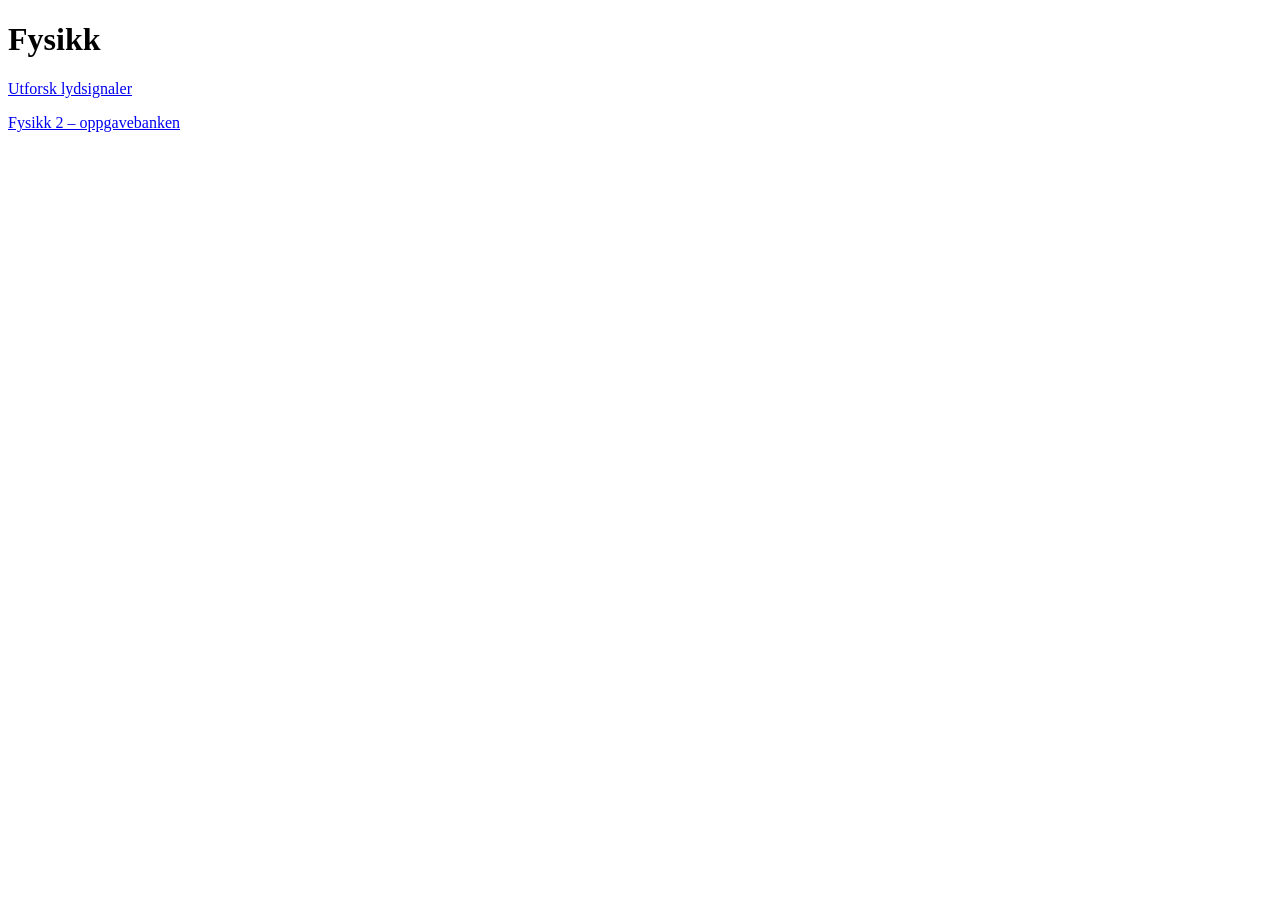
<file: index.html>
<!DOCTYPE html>
<html lang="no">
<head>
  <meta charset="UTF-8">
  <title>Naturfag</title>
</head>
<body>
  <h1>Fysikk</h1>

  <p>
    <a href="utforsk_signaler_bedre.html">Utforsk lydsignaler</a>
  <p>
    <a href="Oppgavebank/">Fysikk 2 – oppgavebanken</a>
  </p>
</body>
</html>
</file>
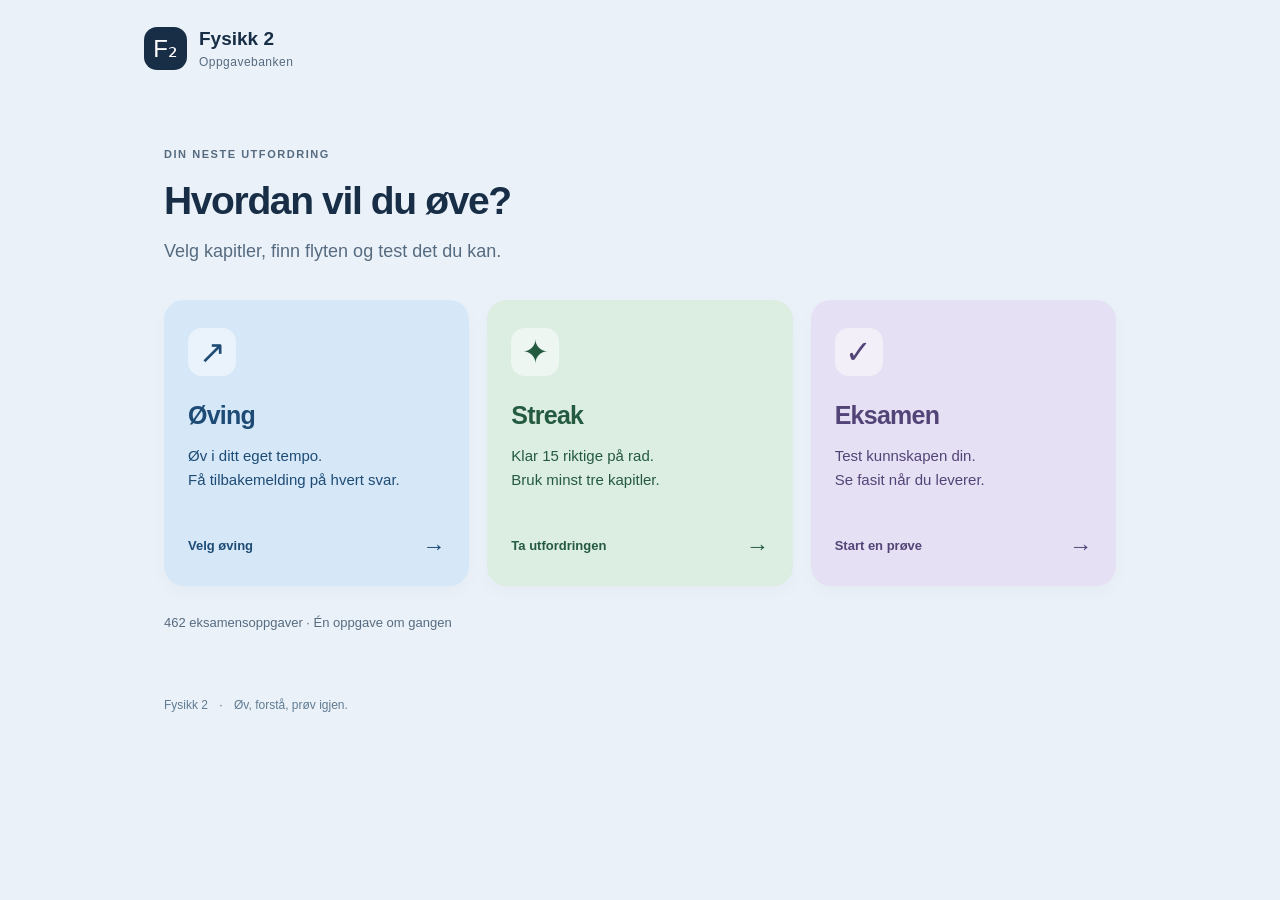
<file: Oppgavebank/index.html>
<!doctype html>
<html lang="nb">
<head><meta charset="utf-8"><meta name="viewport" content="width=device-width,initial-scale=1"><meta name="theme-color" content="#eaf1f8"><title>Fysikk 2 · Oppgavebanken</title><link rel="stylesheet" href="vendor/katex.min.css"><link rel="stylesheet" href="styles.css"><script defer src="data/bank-elev.js"></script><script defer src="engine.js"></script><script defer src="app.js"></script></head>
<body>
<header class="site-header"><a href="#" id="brand" aria-label="Til hovedmenyen"><span class="brand-icon" aria-hidden="true">F₂</span><span>Fysikk 2<span class="brand-sub">Oppgavebanken</span></span></a><button id="home" class="quiet" hidden>Meny</button></header>
<main id="main">
<section id="menu" aria-labelledby="menu-title"><div class="intro"><span class="eyebrow">DIN NESTE UTFORDRING</span><h1 id="menu-title">Hvordan vil du øve?</h1><p>Velg kapitler, finn flyten og test det du kan.</p></div><div class="mode-grid">
<button class="mode-card practice" data-mode="practice"><span class="mode-icon" aria-hidden="true">↗</span><span class="mode-name">Øving</span><span class="mode-copy">Øv i ditt eget tempo.<br>Få tilbakemelding på hvert svar.</span><span class="mode-link">Velg øving <span aria-hidden="true">→</span></span></button>
<button class="mode-card streak" data-mode="streak"><span class="mode-icon" aria-hidden="true">✦</span><span class="mode-name">Streak</span><span class="mode-copy">Klar 15 riktige på rad.<br>Bruk minst tre kapitler.</span><span class="mode-link">Ta utfordringen <span aria-hidden="true">→</span></span></button>
<button class="mode-card exam" data-mode="exam"><span class="mode-icon" aria-hidden="true">✓</span><span class="mode-name">Eksamen</span><span class="mode-copy">Test kunnskapen din.<br>Se fasit når du leverer.</span><span class="mode-link">Start en prøve <span aria-hidden="true">→</span></span></button>
</div><div id="resume-box" class="resume-box" hidden><div><strong>Du har en økt på pause</strong><p id="resume-description"></p></div><button id="resume" class="primary">Fortsett økten</button></div><p class="menu-note">462 eksamensoppgaver · Én oppgave om gangen</p></section>
<section id="setup" class="panel" hidden aria-labelledby="setup-title"><button id="back-menu" class="text-button">← Til menyen</button><h1 id="setup-title"></h1><p id="setup-description" class="muted"></p><form id="setup-form"><fieldset><legend>Velg kapitler</legend><div class="chapter-actions"><button type="button" id="all-chapters" class="text-button">Velg alle</button><button type="button" id="no-chapters" class="text-button">Fjern alle</button></div><div id="chapters" class="chapter-grid"></div></fieldset><div id="count-box" class="count-box"><label for="question-count">Antall oppgaver</label><input id="question-count" type="number" min="1" max="462" value="15" required><span id="available" class="muted"></span></div><label id="auto-box" class="check-label"><input type="checkbox" id="auto-next"> Gå automatisk videre etter tilbakemeldingen</label><p id="selection-note" class="selection-note"></p><p id="setup-error" class="error" role="alert"></p><button class="primary start" id="start" type="submit">Start</button></form></section>
<section id="session" hidden aria-label="Oppgaveøkt"><div class="session-heading"><div><span id="mode-label" class="eyebrow"></span><h1 id="session-title"></h1></div><span id="session-progress" class="progress-label"></span></div><div class="progress-track"><div id="progress-fill"></div></div><div id="streak-info" class="streak-info" hidden></div><details id="context" class="context-box" hidden><summary id="context-label">Se foregående oppgave</summary><div id="context-body" class="content"></div></details><article class="card"><header><span id="qid"></span><span id="chapter" class="chapter"></span></header><div id="display" class="content"></div></article><div id="feedback" class="feedback" role="status" aria-live="polite" hidden></div><div class="nav"><button id="prev" class="arrow" aria-label="Forrige oppgave">←</button><span id="counter" class="counter"></span><button id="next" class="arrow" aria-label="Neste oppgave">→</button></div><div class="session-actions"><button id="finish" class="primary"></button><button id="pause" class="text-button">Pause og gå til menyen</button></div><details id="overview" class="overview"><summary>Oppgaveoversikt</summary><div id="question-grid" class="question-grid"></div></details></section>
<section id="results" class="panel" hidden aria-labelledby="results-title"><span class="eyebrow">ØKTEN DIN</span><h1 id="results-title"></h1><div id="result-score" class="result-score"></div><p id="result-description" class="muted"></p><div id="chapter-results"></div><div class="result-actions"><button id="review-all" class="primary">Se svar og fasit</button><button id="review-wrong" class="secondary">Se feil og ubesvarte</button><button id="new-session" class="text-button">Ny økt</button></div></section>
<section id="review" hidden aria-label="Gjennomgang"><div class="session-heading"><h1>Gjennomgang</h1><button id="back-results" class="quiet">Til resultatet</button></div><details id="review-context" class="context-box" hidden><summary>Se foregående oppgave</summary><div id="review-context-body" class="content"></div></details><article class="card"><header><span id="review-qid"></span><span id="review-chapter" class="chapter"></span></header><div id="review-display" class="content"></div></article><div id="review-feedback" class="feedback"></div><div class="nav"><button id="review-prev" class="arrow" aria-label="Forrige oppgave">←</button><span id="review-counter" class="counter"></span><button id="review-next" class="arrow" aria-label="Neste oppgave">→</button></div></section>
</main><footer>Fysikk 2 <span aria-hidden="true">·</span> Øv, forstå, prøv igjen.</footer>
<dialog id="confirm-dialog"><form method="dialog"><h2 id="dialog-title">Lever økten?</h2><p id="dialog-message"></p><div class="dialog-actions"><button value="cancel" class="secondary">Tilbake</button><button value="confirm" class="primary" id="dialog-confirm">Lever</button></div></form></dialog>
<noscript><p class="panel">Aktiver JavaScript i nettleseren for å bruke oppgavebanken.</p></noscript>
</body></html>
</file>
<file: Oppgavebank/styles.css>
*{box-sizing:border-box}body{margin:0;background:#f5f6f7;color:#17212b;font-family:Arial,sans-serif}main{max-width:820px;margin:auto;padding:25px 18px 50px}h1{font-size:25px;margin:0 0 9px}.lead{font-size:15px;color:#53616d;margin-bottom:18px}.toolbar{display:flex;gap:10px;flex-wrap:wrap;align-items:center;margin:12px 0}.toolbar label{font-size:14px}button,select,button,select{border:1px solid #bfcbd5;border-radius:9px;background:white;color:#17212b;padding:11px 15px;cursor:pointer}button:hover{background:#f0f4f7}button:focus-visible,select:focus-visible,textarea:focus-visible{outline:3px solid #397aad;outline-offset:2px}button:disabled{opacity:.42;cursor:default}.counter{margin-left:auto;font-variant-numeric:tabular-nums;font-size:15px}.card{border:1px solid #dce2e7;border-radius:14px;background:white;overflow:hidden}.card header{padding:13px 20px;background:#f9fafb;border-bottom:1px solid #e2e6ea;display:flex;justify-content:space-between;font-size:15px;font-weight:700}.chapter{font-weight:400;color:#53616d}.content{padding:20px}.native-wrap{position:relative;margin:8px 0;overflow:visible}.native{position:relative;transform-origin:top left}.native-text{position:absolute;white-space:pre;display:block;line-height:1.12;transform-origin:left top;color:#17212b}.native-text.math{line-height:1}.math .katex{font-size:1em}.rule{height:.8px;background:#17212b;display:block;position:absolute;transform-origin:left center}.figure{margin:17px 0;text-align:center}.figure img{display:inline-block;object-fit:contain}.answers{display:grid;gap:9px;margin-top:18px}.answer{display:flex;gap:13px;align-items:center;text-align:left;padding:12px 14px;min-height:51px;width:100%;border-radius:10px}.answer>b{font-size:18px;width:22px;flex-shrink:0;text-align:center}.answer-content{flex:1;min-width:0}.answer .native-wrap{margin:0}.answer.selected{border:2px solid #397aad;background:#edf5fb;padding:11px 13px}blockquote{border:1px solid #bfcbd5;border-radius:10px;padding:14px;margin:12px 0;font-size:16px;line-height:1.4}blockquote p{margin:9px 0}.note{font-size:13px;color:#62717d;margin:7px 0}.nav{display:flex;gap:10px;justify-content:space-between;margin-top:15px}.nav button{min-width:112px}.option-table{width:100%;border-collapse:collapse;margin:15px 0}.option-table th,.option-table td{border:1px solid #cbd4dc;padding:10px;text-align:left}.option-table th{font-weight:600;background:#f5f7f9}.option-table tr.selected td{background:#edf5fb}.option-table button{border:0;padding:10px 0;min-height:42px;font-weight:700;width:100%;background:transparent}.table-row{cursor:pointer}.table-row:hover td{background:#f0f4f7}@media(max-width:600px){main{padding:15px 9px}.content{padding:15px 11px}h1{font-size:22px}.card header{padding:12px}.counter{margin-left:0}.toolbar{gap:7px}.answer{padding:10px}.answer.selected{padding:9px}.answer>b{width:18px}.figure img{height:auto;max-width:100%}}

.content{font-size:17px;line-height:1.55}.content p{margin:0 0 15px;text-align:left}.content p:last-child{margin-bottom:0}.content .tex{white-space:nowrap}.content .tex .katex{font-size:1.08em}.answer{display:block;height:auto;min-height:58px;line-height:1.5}.answer>b{float:left;margin-right:13px}.answer-content{display:block;margin-left:35px;width:auto;white-space:normal;overflow-wrap:normal}.option-table{table-layout:fixed;font-size:16px;line-height:1.45}.option-table th,.option-table td{padding:12px 13px;vertical-align:middle;overflow-wrap:normal}.option-table td:first-child,.option-table th:first-child{text-align:center;padding:7px}.option-table th{font-size:15px}.option-table .tex{white-space:normal}.figure-captions{display:grid;grid-template-columns:repeat(3,minmax(0,1fr));gap:10px;margin:-9px auto 21px;font-size:14px;line-height:1.4}.figure-captions p{margin:0;text-align:left}.figure{margin:17px 0 20px}.figure-captions .tex .katex{font-size:1em}@media(max-width:600px){.content{font-size:16px}.option-table{font-size:14px}.option-table th,.option-table td{padding:9px 7px}.option-table th{font-size:13px}}
:root{--ink:#182e46;--muted:#566b80;--blue:#245985;--bg:#eaf1f8;--line:#d3dfeb;--green:#21714f;--red:#a73542}*{box-sizing:border-box}[hidden]{display:none!important}body{margin:0;color:var(--ink);background:var(--bg);font-family:Inter,Arial,sans-serif;font-size:16px;line-height:1.5}button,input{font:inherit}button,a,input{touch-action:manipulation}button{cursor:pointer;color:inherit}button:disabled{cursor:default;opacity:.55}button:focus-visible,a:focus-visible,input:focus-visible,summary:focus-visible{outline:3px solid #337cad;outline-offset:3px}.site-header{max-width:1040px;margin:auto;padding:27px 24px;display:flex;align-items:center;justify-content:space-between}.site-header a{display:flex;gap:12px;align-items:center;text-decoration:none;color:inherit;font-size:19px;font-weight:700;line-height:1.25}.brand-icon{display:grid;place-items:center;width:43px;height:43px;background:var(--ink);color:white;border-radius:13px;font-size:24px;font-weight:500}.brand-sub{display:block;font-size:12px;font-weight:400;letter-spacing:.04em;margin-top:4px;color:var(--muted)}main{max-width:1000px;margin:auto;padding:22px 24px 50px}h1{font-size:clamp(29px,4vw,39px);line-height:1.16;letter-spacing:-.035em;margin:13px 0 15px}h2{font-size:20px;letter-spacing:-.02em;margin:26px 0 16px}.intro{margin:22px 0 35px}.intro p{font-size:18px;margin:0;color:var(--muted)}.eyebrow{font-size:11px;letter-spacing:.14em;font-weight:700;color:var(--muted)}.mode-grid{display:grid;grid-template-columns:repeat(3,minmax(0,1fr));gap:18px}.mode-card{border:1px solid transparent;padding:27px 23px 22px;border-radius:20px;text-align:left;display:flex;flex-direction:column;min-height:286px;transition:transform .16s,border-color .16s;box-shadow:0 6px 18px #18354c07}.mode-card:hover{transform:translateY(-3px);border-color:currentColor}.practice{background:#d6e8f8;color:#1d4b75}.streak{background:#dcede1;color:#245a40}.exam{background:#e5e0f3;color:#534478}.mode-icon{font-size:32px;line-height:1;width:48px;height:48px;border-radius:14px;display:grid;place-items:center;background:#ffffff80;margin-bottom:21px}.mode-name{font-size:25px;font-weight:700;letter-spacing:-.03em}.mode-copy{font-size:15px;line-height:1.65;margin:9px 0 22px}.mode-link{font-size:13px;font-weight:700;display:flex;justify-content:space-between;align-items:center;margin-top:auto}.mode-link span{font-size:23px}.menu-note{font-size:13px;color:var(--muted);margin-top:27px}.primary,.secondary,.quiet{border:1px solid var(--line);border-radius:11px;padding:12px 20px;background:white;font-weight:600;font-size:15px}.primary{background:var(--blue);border-color:var(--blue);color:white}.primary:hover{background:#194569}.secondary:hover,.quiet:hover{background:#f5f8fb}.text-button{border:0;background:transparent;padding:8px 0;color:var(--blue);font-size:14px;font-weight:600;text-align:left}.text-button:hover{text-decoration:underline}.resume-box{display:flex;gap:20px;justify-content:space-between;align-items:center;background:#ffffffb3;border:1px solid var(--line);border-radius:14px;padding:20px;margin-top:24px}.resume-box p{font-size:14px;color:var(--muted);margin:5px 0 0}.panel{background:white;border:1px solid var(--line);border-radius:20px;padding:32px;max-width:820px;margin:0 auto}.muted{color:var(--muted)}fieldset{border:0;padding:0;margin:26px 0}legend{font-size:18px;font-weight:700}.chapter-actions{display:flex;gap:20px;margin:5px 0 12px}.chapter-grid{display:grid;grid-template-columns:repeat(2,minmax(0,1fr));gap:10px}.chapter-option{border:1px solid var(--line);background:#fafcfe;border-radius:12px;padding:14px;display:flex;align-items:center;gap:12px;cursor:pointer}.chapter-option:has(input:checked){border-color:#80a9ca;background:#f0f6fc}.chapter-option>span{flex:1;min-width:0}.chapter-option strong{display:block;font-size:14px}.chapter-option>span>span{font-size:12px;display:block;color:var(--muted);margin-top:2px}.chapter-option small{font-size:12px;color:var(--muted);font-variant-numeric:tabular-nums}input[type=checkbox]{width:18px;height:18px;accent-color:var(--blue);flex-shrink:0}.count-box{display:flex;gap:15px;align-items:center;flex-wrap:wrap;margin:23px 0}.count-box label{font-weight:600}.count-box input{width:90px;padding:9px 11px;border:1px solid #a9bdd0;border-radius:9px;background:white;color:var(--ink)}.count-box .muted{font-size:13px}.check-label{font-size:14px;display:flex;gap:9px;align-items:center}.selection-note{font-size:13px;color:var(--muted);background:#f3f7fb;border-radius:10px;padding:13px;margin-top:21px}.error{color:var(--red);font-size:14px}.error:empty{display:none}.start{min-width:180px;margin-top:5px}#session,#review{max-width:820px;margin:auto}.session-heading{display:flex;justify-content:space-between;align-items:center;gap:15px;margin-bottom:17px}.session-heading h1{font-size:26px;letter-spacing:-.025em;margin:7px 0 0}.progress-label{font-size:13px;color:var(--muted);text-align:right;font-variant-numeric:tabular-nums}.progress-track{height:5px;background:#d5e1ed;border-radius:3px;margin:0 0 20px;overflow:hidden}.progress-track>div{height:100%;background:#4b82ad;transition:width .2s}.streak-info{padding:12px 15px;border-radius:11px;background:#dcede1;color:#245a40;font-size:14px;font-weight:600;margin-bottom:16px}.card{background:white;border:1px solid var(--line);border-radius:17px;overflow:hidden;box-shadow:0 7px 24px #193b5910}.card header{background:white;border-bottom:1px solid #e5edf4;padding:15px 23px;display:flex;justify-content:space-between;font-size:13px;font-weight:700;gap:12px}.chapter{color:var(--muted);font-weight:400}.content{padding:24px;background:white;color:#17212b}.content .answer{border-color:#c5d3df;background:white;color:#17212b}.content .answer:hover:not(:disabled){border-color:#6599c0;background:#f7fafc}.content .answer.selected{border-color:#397aad;background:#edf5fb}.content .answer:disabled{opacity:1}.content .answer.correct{border:2px solid #438564;background:#edf7f1;padding:11px 13px}.content .answer.incorrect{border:2px solid #b76974;background:#fdf0f1;padding:11px 13px}.content .option-table{overflow:hidden}.content .option-table th{background:#f4f7fa}.content .option-table button{border-radius:5px}.content .option-table button:disabled{opacity:1}.content .option-table tr.correct td{background:#edf7f1}.content .option-table tr.incorrect td{background:#fdf0f1}.content .option-table tr.selected:not(.correct):not(.incorrect) td{background:#edf5fb}.content .option-table tr.locked{cursor:default}.content .option-table tr.locked:hover td{background:inherit}.content .option-table tr.correct.locked:hover td{background:#edf7f1}.content .option-table tr.incorrect.locked:hover td{background:#fdf0f1}.content .option-table tr.correct td:first-child::after{content:'✓';display:block;color:var(--green);font-size:13px}.feedback{border:1px solid #d2e4d9;background:#f3faf6;border-radius:13px;padding:18px 21px;margin-top:17px;font-size:15px}.feedback strong{color:var(--green)}.feedback p{margin:7px 0 0;line-height:1.6}.feedback.wrong{background:#fff5f5;border-color:#ebced2}.feedback.wrong strong{color:var(--red)}.nav{display:flex;align-items:center;justify-content:space-between;margin-top:20px;gap:15px}.arrow{width:54px;height:49px;min-width:0!important;display:grid;place-items:center;border:1px solid #b8ccde;border-radius:13px;background:white;font-size:25px;color:var(--blue);padding:0}.arrow:hover:not(:disabled){background:#f5f9fd;border-color:#6796bc}.counter{font-size:14px;color:var(--muted);font-variant-numeric:tabular-nums}.session-actions{display:flex;justify-content:space-between;align-items:center;gap:17px;flex-wrap:wrap;margin-top:24px}.context-box,.overview{border:1px solid var(--line);border-radius:12px;background:white;margin-bottom:16px;overflow:hidden}.context-box summary,.overview summary{cursor:pointer;padding:13px 18px;font-size:14px;font-weight:600;color:var(--blue)}.context-box .content{padding:10px 22px 20px;border-top:1px solid var(--line)}.context-id{font-size:13px;color:var(--muted)}.overview{margin-top:24px}.question-grid{display:flex;gap:7px;flex-wrap:wrap;padding:5px 17px 17px}.jump{width:39px;height:38px;border:1px solid var(--line);border-radius:8px;background:white;font-size:13px}.jump.answered{background:#e3eef8;border-color:#9dbbd4}.jump.current{outline:2px solid #397aad;outline-offset:1px}.result-score{display:flex;align-items:baseline;gap:24px;flex-wrap:wrap;margin:26px 0 15px}.result-score>strong{font-size:65px;letter-spacing:-.06em;line-height:1.1;color:var(--blue)}.result-score strong span{font-size:29px;color:var(--muted);font-weight:400;letter-spacing:-.025em}.result-score>span{font-size:18px;color:var(--muted)}.result-chapters{border:1px solid var(--line);border-radius:12px;overflow:hidden}.chapter-result{display:grid;grid-template-columns:1fr auto 100px;align-items:center;gap:20px;padding:14px 18px;font-size:14px}.chapter-result+.chapter-result{border-top:1px solid #e4ecf3}.mini-track{height:6px;overflow:hidden;border-radius:4px;background:#e0e9f1}.mini-track span{display:block;height:100%;background:#5088b2}.result-actions{display:flex;gap:12px;align-items:center;flex-wrap:wrap;margin-top:26px}footer{max-width:1000px;margin:0 auto;padding:0 24px 28px;font-size:12px;color:#617b92}footer span{margin:0 8px}dialog{border:1px solid var(--line);border-radius:20px;max-width:430px;width:calc(100% - 32px);padding:28px;color:var(--ink)}dialog::backdrop{background:#122b4466}dialog h2{margin:0 0 13px;font-size:23px}.dialog-actions{display:flex;justify-content:flex-end;gap:12px;margin-top:24px}@media(max-width:650px){.site-header{padding:20px 17px}main{padding:12px 14px 38px}.intro{margin:15px 0 25px}.intro p{font-size:16px}.mode-grid{grid-template-columns:1fr;gap:12px}.mode-card{min-height:0;padding:22px;display:grid;grid-template-columns:48px 1fr;column-gap:18px}.mode-icon{grid-row:1 / 4;margin:4px 0}.mode-name{font-size:24px}.mode-copy{font-size:14px;margin:5px 0 12px}.mode-link{grid-column:2}.panel{padding:22px 18px;border-radius:16px}.chapter-grid{grid-template-columns:1fr}.chapter-option{padding:12px}.resume-box{align-items:stretch;flex-direction:column;gap:13px}.session-heading{align-items:flex-start}.session-heading h1{font-size:22px}.progress-label{font-size:12px;min-width:65px;padding-top:3px}.card header{padding:13px 16px}.content{padding:20px 15px}.feedback{padding:16px}.session-actions{gap:12px}.session-actions .primary{font-size:14px}.chapter-result{grid-template-columns:1fr auto 70px;gap:13px;padding:13px}.result-score>strong{font-size:55px}.result-actions{align-items:stretch}.result-actions .primary,.result-actions .secondary{width:100%}.streak-info{font-size:12px}.content .figure img{height:auto!important;max-height:none;max-width:100%}.content .answer.correct,.content .answer.incorrect{padding:9px}.content .answer-content{margin-left:31px}.figure-captions{font-size:12px!important;gap:7px!important}}
@media(prefers-reduced-motion:reduce){*{transition:none!important;scroll-behavior:auto!important}}@media print{body{background:white}.site-header,.nav,.session-actions,footer{display:none}.card{box-shadow:none}}

.nav .counter{margin:0}.mode-card .mode-link{width:100%}
</file>
